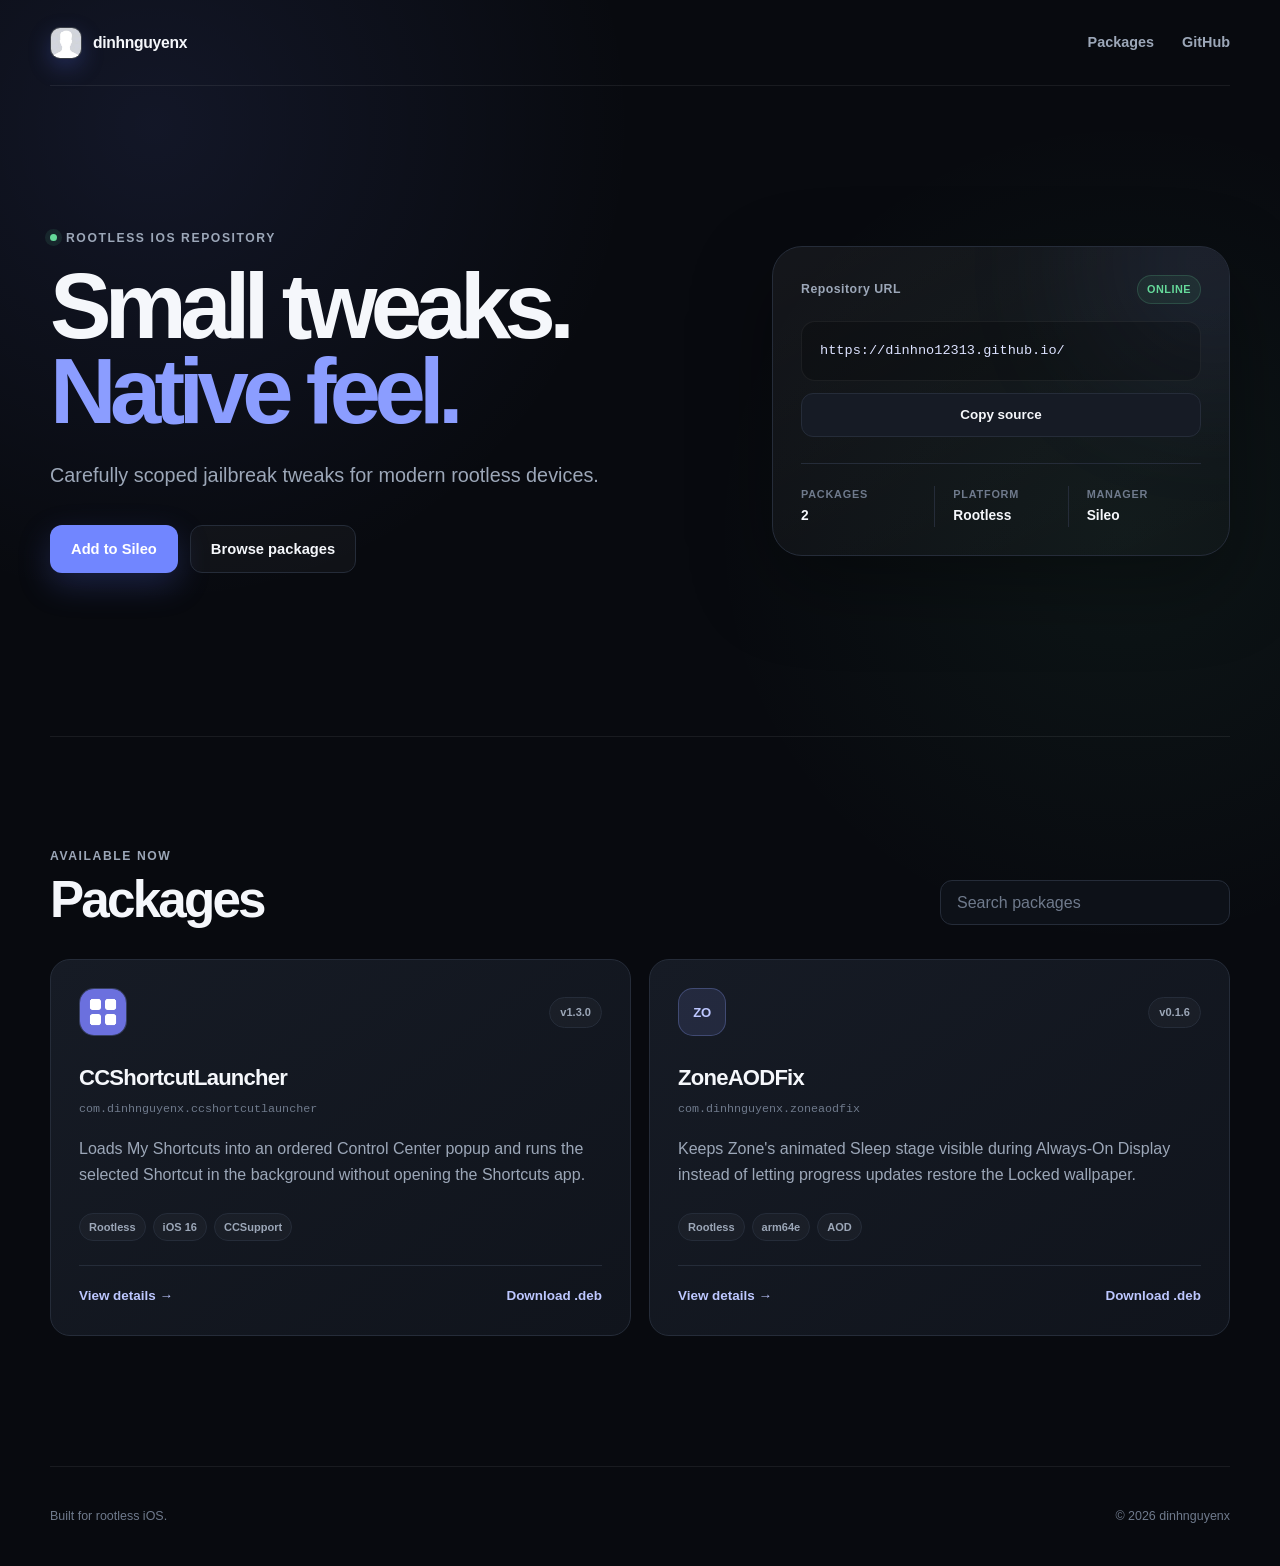
<file: index.html>
<!doctype html>
<html lang="en">
<head>
  <meta charset="utf-8">
  <meta name="viewport" content="width=device-width, initial-scale=1">
  <meta name="theme-color" content="#080a0f">
  <meta name="description" content="Rootless iOS jailbreak tweaks by dinhnguyenx">
  <title>dinhnguyenx Repo</title>
  <link rel="stylesheet" href="assets/css/style.css">
  <script src="assets/js/app.js" defer></script>
</head>
<body data-page="home">
  <a class="skip-link" href="#packages">Skip to packages</a>

  <header class="site-header">
    <a class="brand" href="./" aria-label="dinhnguyenx Repo home">
      <span class="brand-mark" data-brand-mark aria-hidden="true">d</span>
      <span>dinhnguyenx</span>
    </a>
    <nav class="site-nav" aria-label="Primary navigation">
      <a href="#packages">Packages</a>
      <a data-github-url href="https://github.com/dinhno12313">GitHub</a>
    </nav>
  </header>

  <main>
    <section class="hero" aria-labelledby="hero-title">
      <div class="hero-copy">
        <p class="eyebrow"><span class="status-dot" aria-hidden="true"></span>Rootless iOS repository</p>
        <h1 id="hero-title">Small tweaks.<br><span>Native feel.</span></h1>
        <p class="hero-description" data-repository-description>
          Carefully scoped jailbreak tweaks for modern rootless devices.
        </p>
        <div class="hero-actions">
          <a class="button button-primary" data-sileo-url href="sileo://source/https://dinhno12313.github.io/">Add to Sileo</a>
          <a class="button button-secondary" href="#packages">Browse packages</a>
        </div>
      </div>

      <aside class="source-card" aria-label="Repository source">
        <div class="source-card-heading">
          <span>Repository URL</span>
          <span class="source-state">Online</span>
        </div>
        <code data-repository-url>https://dinhno12313.github.io/</code>
        <button class="copy-button" type="button" data-copy-repository>Copy source</button>
        <dl class="repository-stats">
          <div>
            <dt>Packages</dt>
            <dd data-package-count>—</dd>
          </div>
          <div>
            <dt>Platform</dt>
            <dd>Rootless</dd>
          </div>
          <div>
            <dt>Manager</dt>
            <dd>Sileo</dd>
          </div>
        </dl>
      </aside>
    </section>

    <section class="catalog" id="packages" aria-labelledby="packages-title">
      <div class="section-heading">
        <div>
          <p class="eyebrow">Available now</p>
          <h2 id="packages-title">Packages</h2>
        </div>
        <label class="search-field">
          <span class="sr-only">Search packages</span>
          <input type="search" placeholder="Search packages" autocomplete="off" data-package-search>
        </label>
      </div>

      <div class="package-grid" data-package-grid aria-live="polite">
        <article class="package-card package-card-loading" aria-label="Loading packages">
          <div class="loading-line loading-title"></div>
          <div class="loading-line"></div>
          <div class="loading-line loading-short"></div>
        </article>
      </div>
      <p class="empty-state" data-empty-state hidden>No package matches your search.</p>
      <noscript>
        <p class="empty-state">JavaScript is required to display the package catalog.</p>
      </noscript>
    </section>
  </main>

  <footer class="site-footer">
    <p>Built for rootless iOS.</p>
    <p>© <span data-current-year></span> dinhnguyenx</p>
  </footer>

  <div class="toast" role="status" aria-live="polite" data-toast></div>
</body>
</html>
</file>
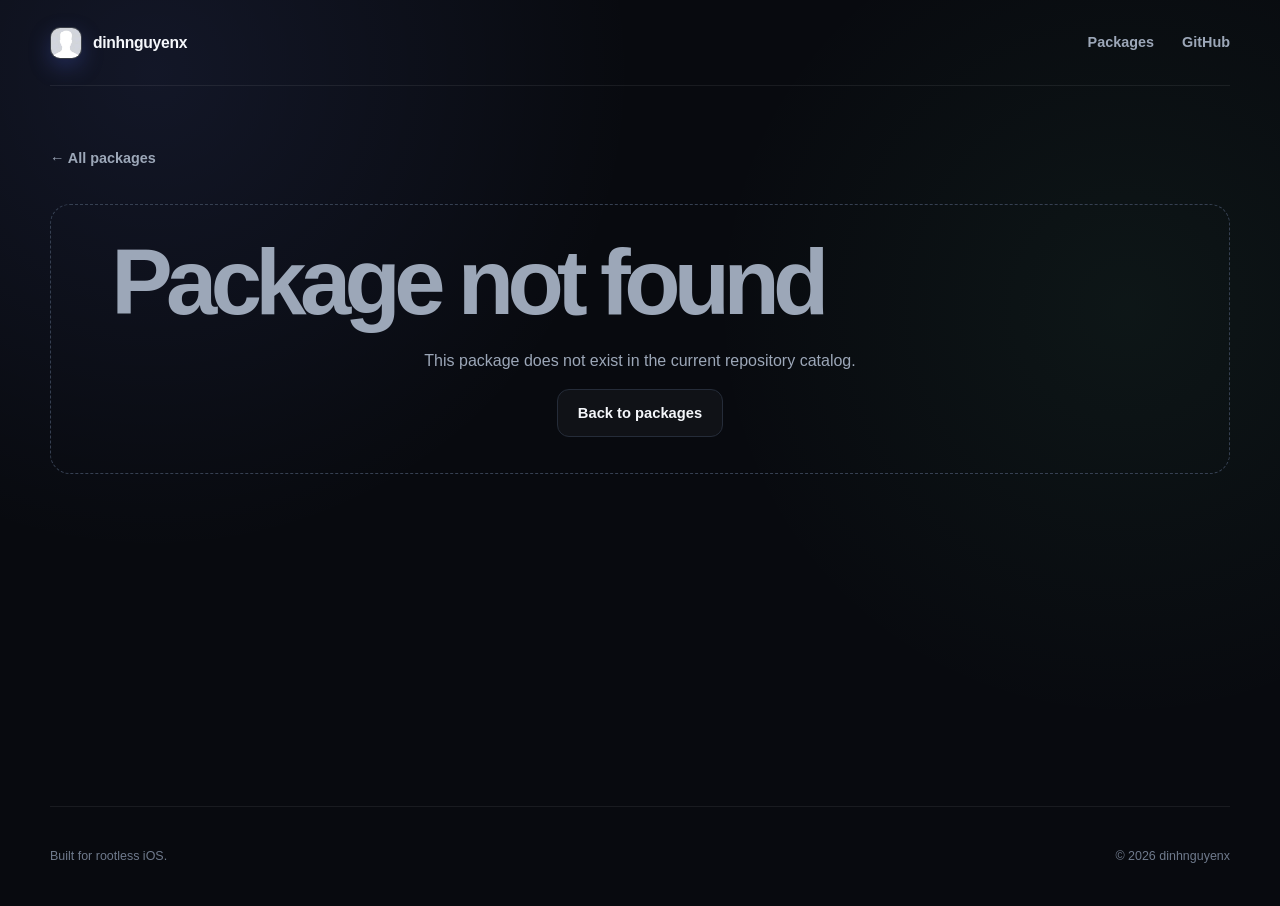
<file: package.html>
<!doctype html>
<html lang="en">
<head>
  <meta charset="utf-8">
  <meta name="viewport" content="width=device-width, initial-scale=1">
  <meta name="theme-color" content="#080a0f">
  <meta name="description" content="Package details from dinhnguyenx Repo">
  <title>Package · dinhnguyenx Repo</title>
  <link rel="stylesheet" href="assets/css/style.css">
  <script src="assets/js/app.js" defer></script>
</head>
<body data-page="package">
  <a class="skip-link" href="#package-detail">Skip to package details</a>

  <header class="site-header">
    <a class="brand" href="./" aria-label="dinhnguyenx Repo home">
      <span class="brand-mark" data-brand-mark aria-hidden="true">d</span>
      <span>dinhnguyenx</span>
    </a>
    <nav class="site-nav" aria-label="Primary navigation">
      <a href="./#packages">Packages</a>
      <a data-github-url href="https://github.com/dinhno12313">GitHub</a>
    </nav>
  </header>

  <main class="detail-shell" id="package-detail">
    <a class="back-link" href="./#packages">← All packages</a>
    <div data-package-detail>
      <section class="detail-loading" aria-label="Loading package details">
        <div class="loading-line loading-title"></div>
        <div class="loading-line"></div>
      </section>
    </div>
  </main>

  <footer class="site-footer">
    <p>Built for rootless iOS.</p>
    <p>© <span data-current-year></span> dinhnguyenx</p>
  </footer>

  <div class="toast" role="status" aria-live="polite" data-toast></div>
</body>
</html>
</file>
<file: assets/css/style.css>
:root {
  color-scheme: dark;
  --background: #080a0f;
  --surface: #10141c;
  --surface-raised: #161b25;
  --surface-soft: #0d1118;
  --border: #252c39;
  --border-strong: #364052;
  --text: #f5f7fb;
  --text-muted: #9ca7b8;
  --text-dim: #6f7a8c;
  --accent: #8b9dff;
  --accent-strong: #7186ff;
  --accent-soft: rgb(139 157 255 / 12%);
  --success: #65d99a;
  --shadow: 0 28px 80px rgb(0 0 0 / 34%);
  --radius-small: 12px;
  --radius-medium: 20px;
  --radius-large: 30px;
  --page-width: 1180px;
}

* {
  box-sizing: border-box;
}

html {
  scroll-behavior: smooth;
}

body {
  margin: 0;
  min-width: 320px;
  min-height: 100vh;
  background:
    radial-gradient(circle at 12% 8%, rgb(113 134 255 / 10%), transparent 30rem),
    radial-gradient(circle at 88% 34%, rgb(101 217 154 / 6%), transparent 26rem),
    var(--background);
  color: var(--text);
  font-family: -apple-system, BlinkMacSystemFont, "Segoe UI", sans-serif;
  font-size: 16px;
  line-height: 1.5;
  -webkit-font-smoothing: antialiased;
}

button,
input {
  font: inherit;
}

button,
a {
  -webkit-tap-highlight-color: transparent;
}

a {
  color: inherit;
}

.skip-link {
  position: fixed;
  z-index: 100;
  top: 12px;
  left: 12px;
  padding: 10px 14px;
  border-radius: 9px;
  background: var(--text);
  color: var(--background);
  font-weight: 700;
  transform: translateY(-160%);
  transition: transform 160ms ease;
}

.skip-link:focus {
  transform: translateY(0);
}

.sr-only {
  position: absolute;
  width: 1px;
  height: 1px;
  padding: 0;
  margin: -1px;
  overflow: hidden;
  clip: rect(0, 0, 0, 0);
  white-space: nowrap;
  border: 0;
}

.site-header,
main,
.site-footer {
  width: min(var(--page-width), calc(100% - 48px));
  margin-inline: auto;
}

.site-header {
  position: relative;
  z-index: 20;
  display: flex;
  align-items: center;
  justify-content: space-between;
  min-height: 86px;
  border-bottom: 1px solid rgb(255 255 255 / 7%);
}

.brand {
  display: inline-flex;
  gap: 11px;
  align-items: center;
  color: var(--text);
  font-size: 0.98rem;
  font-weight: 720;
  letter-spacing: -0.02em;
  text-decoration: none;
}

.brand-mark {
  display: grid;
  width: 32px;
  height: 32px;
  place-items: center;
  border: 1px solid rgb(255 255 255 / 15%);
  border-radius: 10px;
  background: linear-gradient(145deg, #9cabff, #5e74ef);
  box-shadow: 0 8px 22px rgb(83 105 224 / 28%);
  color: white;
  font-size: 1rem;
  font-weight: 800;
}

.brand-mark.has-image {
  overflow: hidden;
  padding: 0;
  background: var(--surface-raised);
}

.brand-mark img {
  display: block;
  width: 100%;
  height: 100%;
  object-fit: cover;
}

.site-nav {
  display: flex;
  gap: 28px;
  align-items: center;
}

.site-nav a {
  color: var(--text-muted);
  font-size: 0.9rem;
  font-weight: 620;
  text-decoration: none;
  transition: color 160ms ease;
}

.site-nav a:hover,
.site-nav a:focus-visible {
  color: var(--text);
}

.hero {
  display: grid;
  grid-template-columns: minmax(0, 1.15fr) minmax(340px, 0.85fr);
  gap: clamp(48px, 8vw, 112px);
  align-items: center;
  min-height: 650px;
  padding-block: 90px 110px;
}

.hero-copy {
  max-width: 680px;
}

.eyebrow {
  display: flex;
  gap: 9px;
  align-items: center;
  margin: 0 0 18px;
  color: var(--text-muted);
  font-size: 0.76rem;
  font-weight: 760;
  letter-spacing: 0.13em;
  text-transform: uppercase;
}

.status-dot {
  width: 7px;
  height: 7px;
  border-radius: 50%;
  background: var(--success);
  box-shadow: 0 0 0 5px rgb(101 217 154 / 10%);
}

h1,
h2,
h3,
p {
  margin-top: 0;
}

h1 {
  max-width: 760px;
  margin-bottom: 24px;
  font-size: clamp(3.4rem, 7.2vw, 6.9rem);
  font-weight: 760;
  letter-spacing: -0.072em;
  line-height: 0.92;
}

h1 span {
  color: var(--accent);
}

.hero-description {
  max-width: 560px;
  margin-bottom: 34px;
  color: var(--text-muted);
  font-size: clamp(1.05rem, 1.7vw, 1.24rem);
  line-height: 1.65;
}

.hero-actions,
.package-actions,
.detail-actions {
  display: flex;
  flex-wrap: wrap;
  gap: 12px;
}

.button {
  display: inline-flex;
  min-height: 48px;
  align-items: center;
  justify-content: center;
  padding: 0 20px;
  border: 1px solid transparent;
  border-radius: var(--radius-small);
  font-size: 0.92rem;
  font-weight: 720;
  text-decoration: none;
  transition: transform 160ms ease, border-color 160ms ease, background 160ms ease;
}

.button:hover {
  transform: translateY(-2px);
}

.button-primary {
  background: var(--accent-strong);
  box-shadow: 0 12px 32px rgb(83 105 224 / 25%);
  color: white;
}

.button-primary:hover {
  background: #8092ff;
}

.button-secondary {
  border-color: var(--border);
  background: rgb(255 255 255 / 3%);
  color: var(--text);
}

.button-secondary:hover {
  border-color: var(--border-strong);
  background: rgb(255 255 255 / 6%);
}

.source-card {
  position: relative;
  overflow: hidden;
  padding: 28px;
  border: 1px solid var(--border);
  border-radius: var(--radius-large);
  background: linear-gradient(155deg, rgb(255 255 255 / 5%), rgb(255 255 255 / 1.5%));
  box-shadow: var(--shadow);
}

.source-card::before {
  position: absolute;
  top: -80px;
  right: -80px;
  width: 190px;
  height: 190px;
  border-radius: 50%;
  background: var(--accent);
  content: "";
  filter: blur(90px);
  opacity: 0.18;
  pointer-events: none;
}

.source-card-heading {
  position: relative;
  display: flex;
  align-items: center;
  justify-content: space-between;
  margin-bottom: 17px;
  color: var(--text-muted);
  font-size: 0.77rem;
  font-weight: 700;
  letter-spacing: 0.04em;
}

.source-state {
  padding: 5px 9px;
  border: 1px solid rgb(101 217 154 / 18%);
  border-radius: 999px;
  background: rgb(101 217 154 / 8%);
  color: var(--success);
  font-size: 0.68rem;
  text-transform: uppercase;
}

.source-card code {
  position: relative;
  display: block;
  min-height: 60px;
  padding: 18px;
  overflow-wrap: anywhere;
  border: 1px solid rgb(255 255 255 / 6%);
  border-radius: 14px;
  background: rgb(0 0 0 / 22%);
  color: #dce2ff;
  font-family: "SFMono-Regular", Consolas, monospace;
  font-size: 0.85rem;
  line-height: 1.55;
}

.copy-button {
  position: relative;
  width: 100%;
  min-height: 44px;
  margin-top: 12px;
  border: 1px solid var(--border);
  border-radius: 12px;
  background: var(--surface-raised);
  color: var(--text);
  cursor: pointer;
  font-size: 0.84rem;
  font-weight: 700;
  transition: background 160ms ease, border-color 160ms ease;
}

.copy-button:hover {
  border-color: var(--border-strong);
  background: #1c2230;
}

.repository-stats {
  display: grid;
  grid-template-columns: repeat(3, 1fr);
  margin: 26px 0 0;
  padding-top: 22px;
  border-top: 1px solid var(--border);
}

.repository-stats div:not(:first-child) {
  padding-left: 18px;
  border-left: 1px solid var(--border);
}

.repository-stats dt {
  margin-bottom: 4px;
  color: var(--text-dim);
  font-size: 0.68rem;
  font-weight: 700;
  letter-spacing: 0.07em;
  text-transform: uppercase;
}

.repository-stats dd {
  margin: 0;
  color: var(--text);
  font-size: 0.86rem;
  font-weight: 700;
}

.catalog {
  padding-block: 110px 130px;
  border-top: 1px solid rgb(255 255 255 / 7%);
}

.section-heading {
  display: flex;
  gap: 30px;
  align-items: end;
  justify-content: space-between;
  margin-bottom: 34px;
}

.section-heading .eyebrow {
  margin-bottom: 9px;
}

h2 {
  margin-bottom: 0;
  font-size: clamp(2.1rem, 4vw, 3.5rem);
  letter-spacing: -0.055em;
  line-height: 1;
}

.search-field input {
  width: min(290px, 35vw);
  min-height: 45px;
  padding: 0 16px;
  border: 1px solid var(--border);
  border-radius: 12px;
  outline: none;
  background: var(--surface-soft);
  color: var(--text);
  transition: border-color 160ms ease, box-shadow 160ms ease;
}

.search-field input::placeholder {
  color: var(--text-dim);
}

.search-field input:focus {
  border-color: var(--accent-strong);
  box-shadow: 0 0 0 4px var(--accent-soft);
}

.package-grid {
  display: grid;
  grid-template-columns: repeat(2, minmax(0, 1fr));
  gap: 18px;
}

.package-card {
  display: flex;
  min-height: 320px;
  flex-direction: column;
  padding: 28px;
  border: 1px solid var(--border);
  border-radius: var(--radius-medium);
  background: linear-gradient(145deg, var(--surface-raised), var(--surface));
  transition: transform 180ms ease, border-color 180ms ease, box-shadow 180ms ease;
}

.package-card:hover {
  border-color: var(--border-strong);
  box-shadow: 0 24px 60px rgb(0 0 0 / 20%);
  transform: translateY(-3px);
}

.package-card-top {
  display: flex;
  align-items: center;
  justify-content: space-between;
  margin-bottom: 25px;
}

.package-icon {
  display: grid;
  width: 48px;
  height: 48px;
  place-items: center;
  border: 1px solid rgb(139 157 255 / 28%);
  border-radius: 15px;
  background: var(--accent-soft);
  color: #bdc7ff;
  font-size: 0.82rem;
  font-weight: 820;
  letter-spacing: -0.02em;
}

.package-icon.has-image {
  overflow: hidden;
  padding: 0;
  background: var(--surface-raised);
}

.package-icon img {
  display: block;
  width: 100%;
  height: 100%;
  object-fit: cover;
}

.version-pill,
.badge {
  display: inline-flex;
  align-items: center;
  border: 1px solid var(--border);
  border-radius: 999px;
  background: rgb(255 255 255 / 3%);
  color: var(--text-muted);
  font-size: 0.69rem;
  font-weight: 720;
}

.version-pill {
  padding: 6px 10px;
}

.package-card h3 {
  margin-bottom: 6px;
  font-size: 1.38rem;
  letter-spacing: -0.035em;
}

.package-card h3 a {
  text-decoration: none;
}

.package-card h3 a::after {
  position: absolute;
  inset: 0;
  content: "";
}

.package-card {
  position: relative;
}

.package-identifier {
  margin-bottom: 18px;
  color: var(--text-dim);
  font-family: "SFMono-Regular", Consolas, monospace;
  font-size: 0.73rem;
}

.package-description {
  margin-bottom: 24px;
  color: var(--text-muted);
  line-height: 1.65;
}

.badge-row {
  display: flex;
  flex-wrap: wrap;
  gap: 7px;
  margin-top: auto;
  margin-bottom: 24px;
}

.badge {
  padding: 5px 9px;
}

.package-actions {
  position: relative;
  z-index: 2;
  align-items: center;
  justify-content: space-between;
  padding-top: 20px;
  border-top: 1px solid var(--border);
}

.text-link {
  color: #bdc7ff;
  font-size: 0.84rem;
  font-weight: 700;
  text-decoration: none;
}

.text-link:hover {
  color: white;
}

.empty-state,
.load-error {
  padding: 36px;
  border: 1px dashed var(--border-strong);
  border-radius: var(--radius-medium);
  color: var(--text-muted);
  text-align: center;
}

.package-card-loading,
.detail-loading {
  min-height: 230px;
}

.loading-line {
  height: 13px;
  margin-bottom: 15px;
  border-radius: 999px;
  background: linear-gradient(90deg, var(--surface-raised), #242b38, var(--surface-raised));
  background-size: 220% 100%;
  animation: shimmer 1.5s linear infinite;
}

.loading-title {
  width: 45%;
  height: 25px;
  margin-top: 40px;
}

.loading-short {
  width: 65%;
}

.detail-shell {
  min-height: calc(100vh - 180px);
  padding-block: 60px 120px;
}

.back-link {
  display: inline-flex;
  margin-bottom: 34px;
  color: var(--text-muted);
  font-size: 0.9rem;
  font-weight: 680;
  text-decoration: none;
}

.back-link:hover {
  color: var(--text);
}

.detail-hero {
  display: grid;
  grid-template-columns: minmax(0, 1.4fr) minmax(290px, 0.6fr);
  gap: 28px;
  align-items: start;
}

.detail-main,
.detail-sidebar,
.changelog {
  border: 1px solid var(--border);
  border-radius: var(--radius-large);
  background: linear-gradient(145deg, var(--surface-raised), var(--surface));
}

.detail-main {
  padding: clamp(30px, 5vw, 56px);
}

.detail-heading {
  display: flex;
  gap: 20px;
  align-items: center;
  margin-bottom: 28px;
}

.detail-heading .package-icon {
  width: 62px;
  height: 62px;
  flex: 0 0 auto;
  border-radius: 19px;
  font-size: 1rem;
}

.detail-heading h1 {
  margin: 0 0 5px;
  font-size: clamp(2.35rem, 5vw, 4.6rem);
  letter-spacing: -0.065em;
  line-height: 0.98;
}

.detail-description {
  max-width: 760px;
  margin-bottom: 30px;
  color: var(--text-muted);
  font-size: 1.08rem;
  line-height: 1.72;
}

.detail-main .badge-row {
  margin: 0 0 30px;
}

.detail-sidebar {
  padding: 28px;
}

.detail-sidebar h2,
.changelog h2 {
  margin-bottom: 22px;
  font-size: 1.1rem;
  letter-spacing: -0.02em;
}

.metadata-list {
  margin: 0;
}

.metadata-list div {
  display: flex;
  gap: 20px;
  justify-content: space-between;
  padding: 13px 0;
  border-bottom: 1px solid var(--border);
}

.metadata-list div:last-child {
  border-bottom: 0;
}

.metadata-list dt {
  color: var(--text-dim);
  font-size: 0.78rem;
}

.metadata-list dd {
  margin: 0;
  color: var(--text);
  font-size: 0.78rem;
  font-weight: 680;
  text-align: right;
}

.compatibility-note {
  margin: 24px 0 0;
  padding: 15px;
  border: 1px solid rgb(101 217 154 / 14%);
  border-radius: 13px;
  background: rgb(101 217 154 / 6%);
  color: #a7ddbd;
  font-size: 0.78rem;
  line-height: 1.55;
}

.changelog {
  margin-top: 28px;
  padding: clamp(28px, 4vw, 42px);
}

.release-entry {
  display: grid;
  grid-template-columns: 120px minmax(0, 1fr);
  gap: 30px;
  padding: 25px 0;
  border-top: 1px solid var(--border);
}

.release-version {
  margin-bottom: 5px;
  font-weight: 760;
}

.release-date {
  color: var(--text-dim);
  font-size: 0.75rem;
}

.release-entry ul {
  margin: 0;
  padding-left: 18px;
  color: var(--text-muted);
}

.release-entry li + li {
  margin-top: 8px;
}

.site-footer {
  display: flex;
  align-items: center;
  justify-content: space-between;
  min-height: 100px;
  border-top: 1px solid rgb(255 255 255 / 7%);
  color: var(--text-dim);
  font-size: 0.78rem;
}

.site-footer p {
  margin: 0;
}

.toast {
  position: fixed;
  z-index: 50;
  right: 20px;
  bottom: 20px;
  padding: 12px 16px;
  border: 1px solid var(--border-strong);
  border-radius: 11px;
  background: #1c2230;
  box-shadow: var(--shadow);
  color: var(--text);
  font-size: 0.83rem;
  font-weight: 650;
  opacity: 0;
  pointer-events: none;
  transform: translateY(12px);
  transition: opacity 180ms ease, transform 180ms ease;
}

.toast.is-visible {
  opacity: 1;
  transform: translateY(0);
}

@keyframes shimmer {
  to { background-position: -220% 0; }
}

@media (max-width: 900px) {
  .hero {
    grid-template-columns: 1fr;
    min-height: auto;
    padding-block: 80px 95px;
  }

  .source-card {
    max-width: 600px;
  }

  .detail-hero {
    grid-template-columns: 1fr;
  }
}

@media (max-width: 700px) {
  .site-header,
  main,
  .site-footer {
    width: min(100% - 30px, var(--page-width));
  }

  .site-header {
    min-height: 74px;
  }

  .site-nav {
    gap: 16px;
  }

  .site-nav a:first-child {
    display: none;
  }

  .hero {
    gap: 55px;
    padding-block: 68px 80px;
  }

  h1 {
    font-size: clamp(3rem, 17vw, 5.2rem);
  }

  .source-card,
  .package-card,
  .detail-main,
  .detail-sidebar,
  .changelog {
    border-radius: 20px;
  }

  .source-card,
  .package-card {
    padding: 22px;
  }

  .catalog {
    padding-block: 80px 95px;
  }

  .section-heading {
    align-items: stretch;
    flex-direction: column;
  }

  .search-field input {
    width: 100%;
  }

  .package-grid {
    grid-template-columns: 1fr;
  }

  .repository-stats div:not(:first-child) {
    padding-left: 12px;
  }

  .detail-shell {
    padding-block: 36px 80px;
  }

  .detail-main,
  .detail-sidebar,
  .changelog {
    padding: 24px;
  }

  .detail-heading {
    align-items: flex-start;
    flex-direction: column;
  }

  .release-entry {
    grid-template-columns: 1fr;
    gap: 14px;
  }

  .site-footer {
    align-items: flex-start;
    flex-direction: column;
    justify-content: center;
    gap: 5px;
  }
}

@media (prefers-reduced-motion: reduce) {
  html {
    scroll-behavior: auto;
  }

  *,
  *::before,
  *::after {
    scroll-behavior: auto !important;
    animation-duration: 0.01ms !important;
    animation-iteration-count: 1 !important;
    transition-duration: 0.01ms !important;
  }
}
</file>
